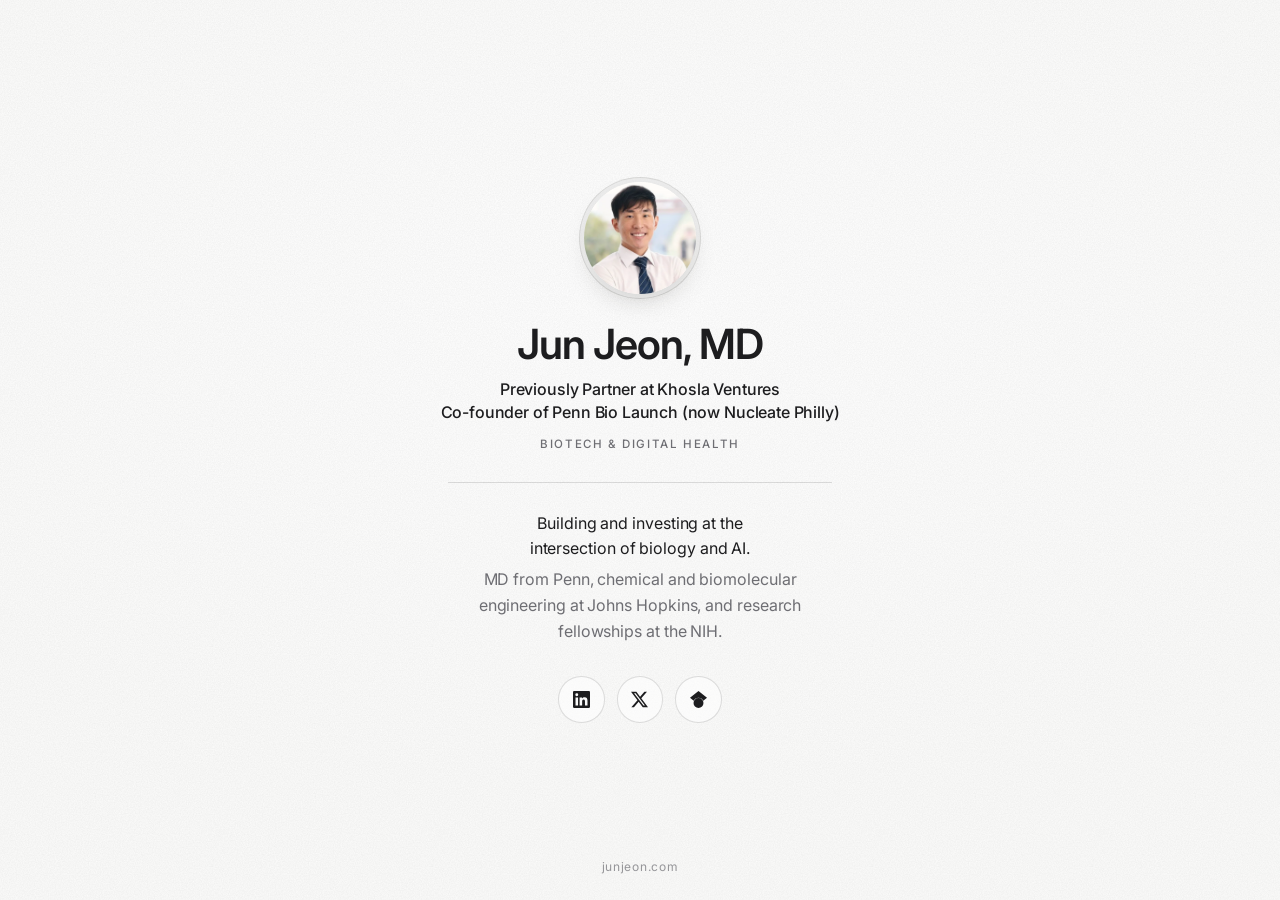
<file: index.html>
<!doctype html>
<html lang="en">
  <head>
    <meta charset="utf-8" />
    <meta name="viewport" content="width=device-width, initial-scale=1" />
    <title>Jun Jeon, MD</title>
    <meta
      name="description"
      content="Jun Jeon, MD. Building and investing at the intersection of biology and AI. Previously Partner at Khosla Ventures and co-founder of Penn Bio Launch (now Nucleate Philly)."
    />
    <link rel="canonical" href="https://junjeon.com/" />
    <meta name="theme-color" content="#fcfcfb" />

    <meta property="og:type" content="website" />
    <meta property="og:url" content="https://junjeon.com/" />
    <meta property="og:title" content="Jun Jeon, MD" />
    <meta
      property="og:description"
      content="Building and investing at the intersection of biology and AI. Previously Partner at Khosla Ventures and co-founder of Penn Bio Launch (now Nucleate Philly)."
    />
    <meta property="og:image" content="https://junjeon.com/images/og.jpg" />
    <meta property="og:image:width" content="1200" />
    <meta property="og:image:height" content="630" />
    <meta name="twitter:card" content="summary_large_image" />

    <link rel="icon" href="favicon.ico?v=3" sizes="16x16 32x32 48x48" />
    <link rel="icon" href="favicon.svg?v=3" type="image/svg+xml" />
    <link rel="apple-touch-icon" href="apple-touch-icon.png?v=3" />
    <link rel="preconnect" href="https://fonts.googleapis.com" />
    <link rel="preconnect" href="https://fonts.gstatic.com" crossorigin />
    <link
      rel="stylesheet"
      href="https://fonts.googleapis.com/css2?family=Inter:wght@400;500;600&display=swap"
    />
    <!-- Bump ?v= when styles.css changes so browsers skip their cached copy. -->
    <link rel="stylesheet" href="styles.css?v=8" />
    <script>
      if (location.pathname === "/index.html") history.replaceState(null, "", "/");
    </script>
  </head>
  <body>
    <main class="intro">
      <img
        class="portrait"
        src="images/jun-jeon.webp"
        width="112"
        height="112"
        alt="Portrait of Jun Jeon"
      />

      <h1>Jun Jeon, MD</h1>
      <p class="role">
        <span>Previously Partner at <span class="nb">Khosla Ventures</span></span>
        <span><span class="nb">Co-founder</span> of <span class="nb">Penn Bio Launch</span> <span class="nb">(now Nucleate Philly)</span></span>
      </p>
      <p class="tagline">Biotech &amp; digital health</p>

      <p class="bio">
        <span class="lead">Building and investing at the intersection of biology and AI.</span>
        MD from Penn, chemical and biomolecular engineering at Johns Hopkins,
        and research fellowships at the NIH.
      </p>

      <nav class="links" aria-label="Profiles">
        <a
          href="https://www.linkedin.com/in/jun-jeon/"
          rel="me noopener"
          target="_blank"
          aria-label="LinkedIn"
          title="LinkedIn"
        >
          <svg viewBox="0 0 24 24" aria-hidden="true">
            <path
              d="M20.45 20.45h-3.55v-5.57c0-1.33-.03-3.04-1.85-3.04-1.85 0-2.14 1.45-2.14 2.94v5.67H9.35V9h3.41v1.56h.05c.48-.9 1.64-1.85 3.37-1.85 3.6 0 4.27 2.37 4.27 5.46v6.28zM5.34 7.43a2.06 2.06 0 1 1 0-4.13 2.06 2.06 0 0 1 0 4.13zM7.12 20.45H3.56V9h3.56v11.45zM22.22 0H1.77C.79 0 0 .77 0 1.73v20.54C0 23.23.79 24 1.77 24h20.45c.98 0 1.78-.77 1.78-1.73V1.73C24 .77 23.2 0 22.22 0z"
            />
          </svg>
        </a>
        <a href="https://x.com/junwjeon" rel="me noopener" target="_blank" aria-label="X" title="X">
          <svg viewBox="0 0 24 24" aria-hidden="true">
            <path
              d="M18.9 1.15h3.68l-8.04 9.19L24 22.85h-7.41l-5.8-7.59-6.64 7.59H.47l8.6-9.83L0 1.15h7.59l5.24 6.93 6.07-6.93zm-1.29 19.49h2.04L6.49 3.24H4.3l13.31 17.4z"
            />
          </svg>
        </a>
        <a
          href="https://scholar.google.com/citations?user=5ed3I3cAAAAJ&amp;hl=en"
          rel="me noopener"
          target="_blank"
          aria-label="Google Scholar"
          title="Google Scholar"
        >
          <svg viewBox="0 0 24 24" aria-hidden="true">
            <path
              d="M5.24 13.77 0 9.5 12 0l12 9.5-5.24 4.27C17.55 11.25 14.98 9.5 12 9.5s-5.55 1.75-6.76 4.27zM12 10a7 7 0 1 0 0 14 7 7 0 0 0 0-14z"
            />
          </svg>
        </a>
      </nav>
    </main>

    <footer>junjeon.com</footer>
  </body>
</html>
</file>
<file: styles.css>
:root {
  --paper: #fcfcfb;
  --paper-light: #ffffff;
  --ink: #1d1d1f;
  --ink-soft: #6e6e73;
  --line: rgb(29 29 31 / 0.14);
  /* San Francisco on Apple devices, Inter everywhere else. */
  --sans: -apple-system, BlinkMacSystemFont, "SF Pro Text", Inter, "Segoe UI", Roboto, sans-serif;
  --display: -apple-system, BlinkMacSystemFont, "SF Pro Display", Inter, "Segoe UI", Roboto, sans-serif;
}

*,
*::before,
*::after {
  box-sizing: border-box;
}

html {
  height: 100%;
  background: var(--paper);
}

body {
  position: relative;
  min-height: 100%;
  margin: 0;
  display: grid;
  grid-template-rows: 1fr auto;
  place-items: center;
  padding: 3rem 1.5rem 1.5rem;
  color: var(--ink);
  font-family: var(--sans);
  font-size: 1rem;
  line-height: 1.6;
  background: radial-gradient(ellipse 90% 70% at 50% 35%, var(--paper-light), var(--paper) 75%);
  -webkit-font-smoothing: antialiased;
}

/* Paper grain: fine fractal noise multiplied over the off-white background. */
body::before {
  content: "";
  position: fixed;
  inset: 0;
  pointer-events: none;
  opacity: 0.36;
  mix-blend-mode: multiply;
  background-image: url("data:image/svg+xml,%3Csvg xmlns='http://www.w3.org/2000/svg' width='220' height='220'%3E%3Cfilter id='n'%3E%3CfeTurbulence type='fractalNoise' baseFrequency='0.85' numOctaves='3' stitchTiles='stitch'/%3E%3CfeColorMatrix values='0 0 0 0 0.4 0 0 0 0 0.4 0 0 0 0 0.4 0 0 0 0.45 0'/%3E%3C/filter%3E%3Crect width='100%25' height='100%25' filter='url(%23n)'/%3E%3C/svg%3E");
}

.intro {
  position: relative;
  width: min(100%, 28rem);
  text-align: center;
}

.intro > * {
  animation: rise 700ms cubic-bezier(0.2, 0.7, 0.2, 1) both;
}
.intro > :nth-child(2) { animation-delay: 80ms; }
.intro > :nth-child(3) { animation-delay: 140ms; }
.intro > :nth-child(4) { animation-delay: 200ms; }
.intro > :nth-child(5) { animation-delay: 260ms; }
.intro > :nth-child(6) { animation-delay: 320ms; }

.portrait {
  display: block;
  width: 112px;
  height: 112px;
  margin: 0 auto 1.75rem;
  border-radius: 50%;
  object-fit: cover;
  filter: saturate(0.85) contrast(1.02);
  box-shadow:
    0 0 0 4px rgb(255 255 255 / 0.45),
    0 0 0 5px rgb(31 28 24 / 0.14),
    0 12px 30px -14px rgb(31 28 24 / 0.35);
}

h1 {
  margin: 0;
  font-family: var(--display);
  font-size: clamp(2rem, 7.5vw, 2.6rem);
  font-weight: 600;
  line-height: 1.1;
  letter-spacing: -0.025em;
}

.role {
  margin: 0.6rem auto 0;
  color: var(--ink);
  font-size: 1rem;
  font-weight: 500;
  line-height: 1.45;
  letter-spacing: -0.01em;
  text-wrap: balance;
}

.role > span {
  display: block;
}

/* Keep names and "Co-founder" from splitting across lines. */
.nb {
  white-space: nowrap;
}

.tagline {
  margin: 0.7rem 0 0;
  color: var(--ink-soft);
  font-size: 0.72rem;
  font-weight: 500;
  letter-spacing: 0.14em;
  text-transform: uppercase;
}

.bio {
  margin: 1.75rem auto 0;
  padding-top: 1.75rem;
  max-width: 24rem;
  border-top: 1px solid var(--line);
  color: var(--ink-soft);
  font-size: 1rem;
  letter-spacing: -0.005em;
  text-wrap: pretty;
}

.bio .lead {
  display: block;
  margin-bottom: 0.35rem;
  color: var(--ink);
  text-wrap: balance;
}

.links {
  display: flex;
  justify-content: center;
  gap: 0.75rem;
  margin-top: 2rem;
}

.links a {
  display: grid;
  place-items: center;
  width: 2.9rem;
  height: 2.9rem;
  border: 1px solid var(--line);
  border-radius: 50%;
  color: var(--ink);
  background: rgb(255 255 255 / 0.55);
  transition: background-color 160ms ease, color 160ms ease, border-color 160ms ease;
}

.links a:hover {
  background: var(--ink);
  border-color: var(--ink);
  color: var(--paper-light);
}

.links a:focus-visible {
  outline: 2px solid var(--ink);
  outline-offset: 3px;
}

.links svg {
  width: 17px;
  height: 17px;
  fill: currentColor;
}

footer {
  position: relative;
  color: var(--ink-soft);
  font-size: 0.75rem;
  letter-spacing: 0.06em;
  opacity: 0.7;
}

@keyframes rise {
  from {
    opacity: 0;
    transform: translateY(10px);
  }
}

@media (prefers-reduced-motion: reduce) {
  .intro > * {
    animation: none;
  }
}
</file>
